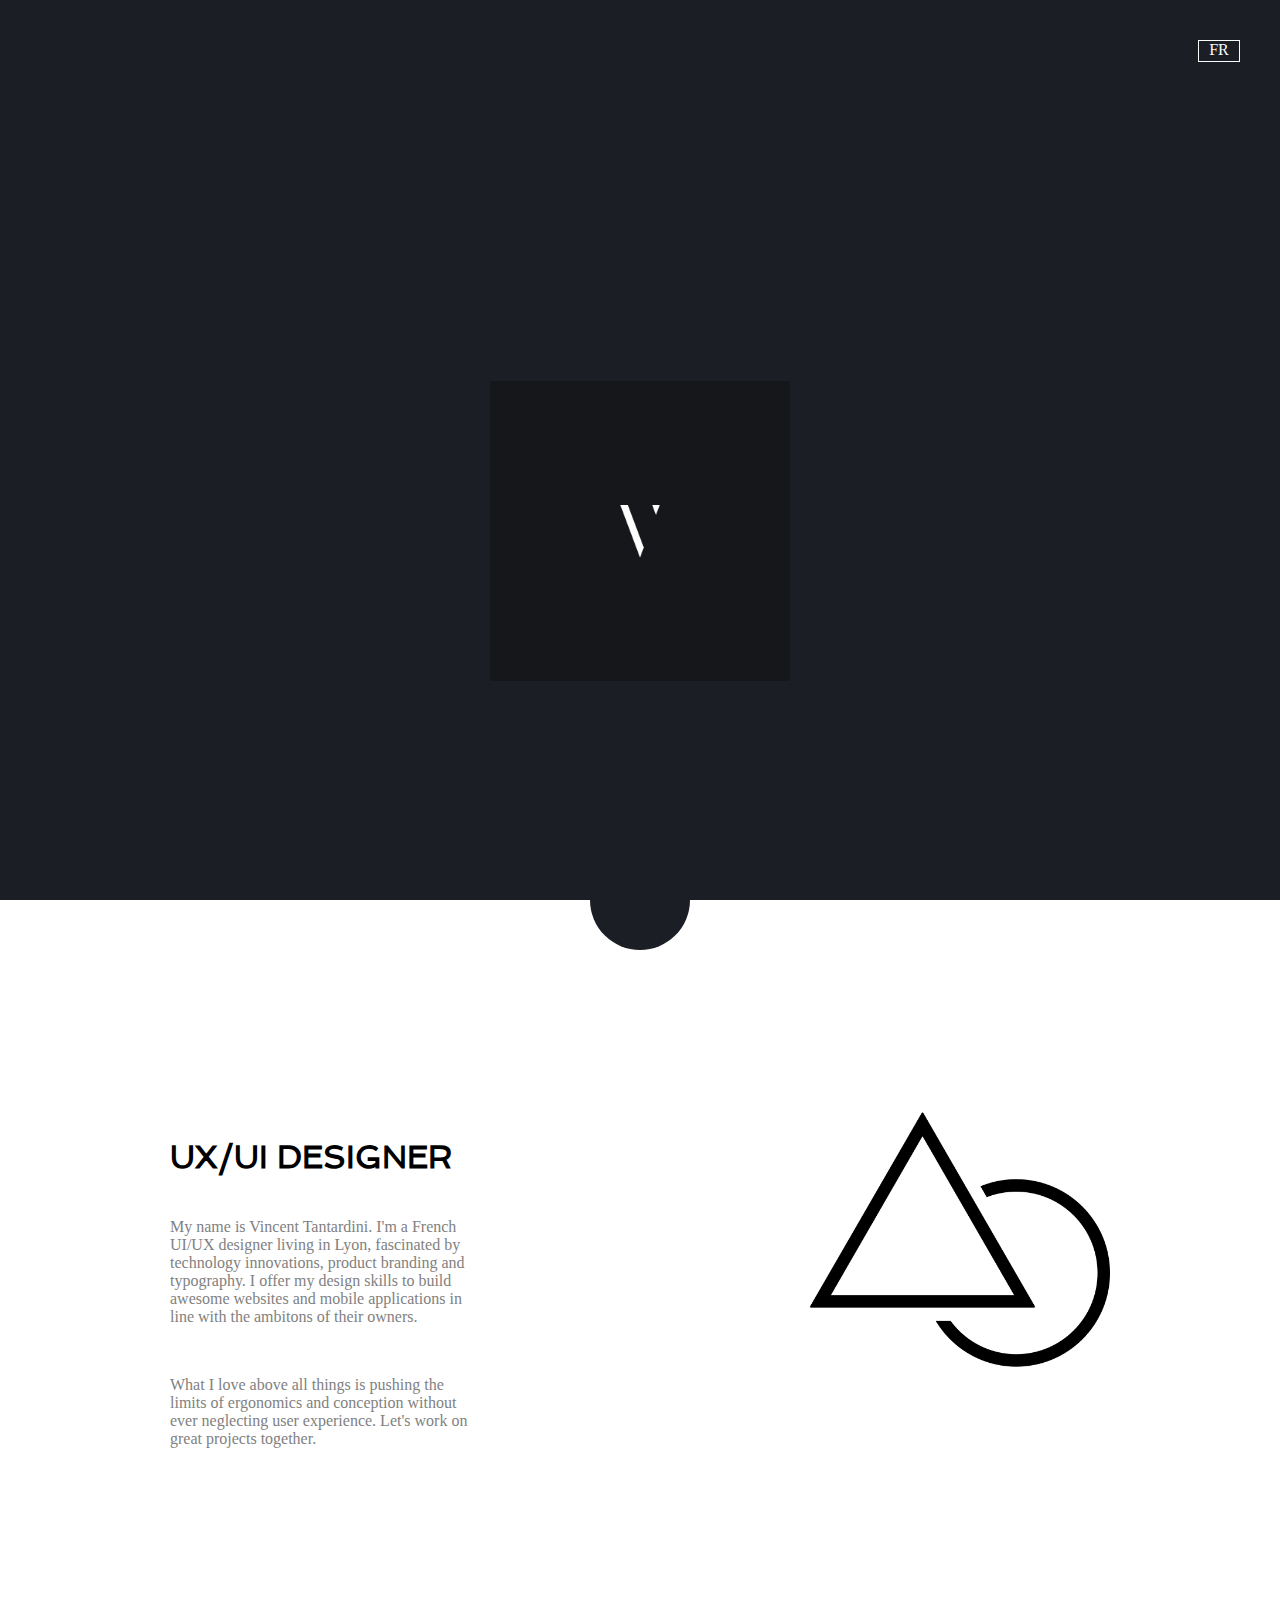
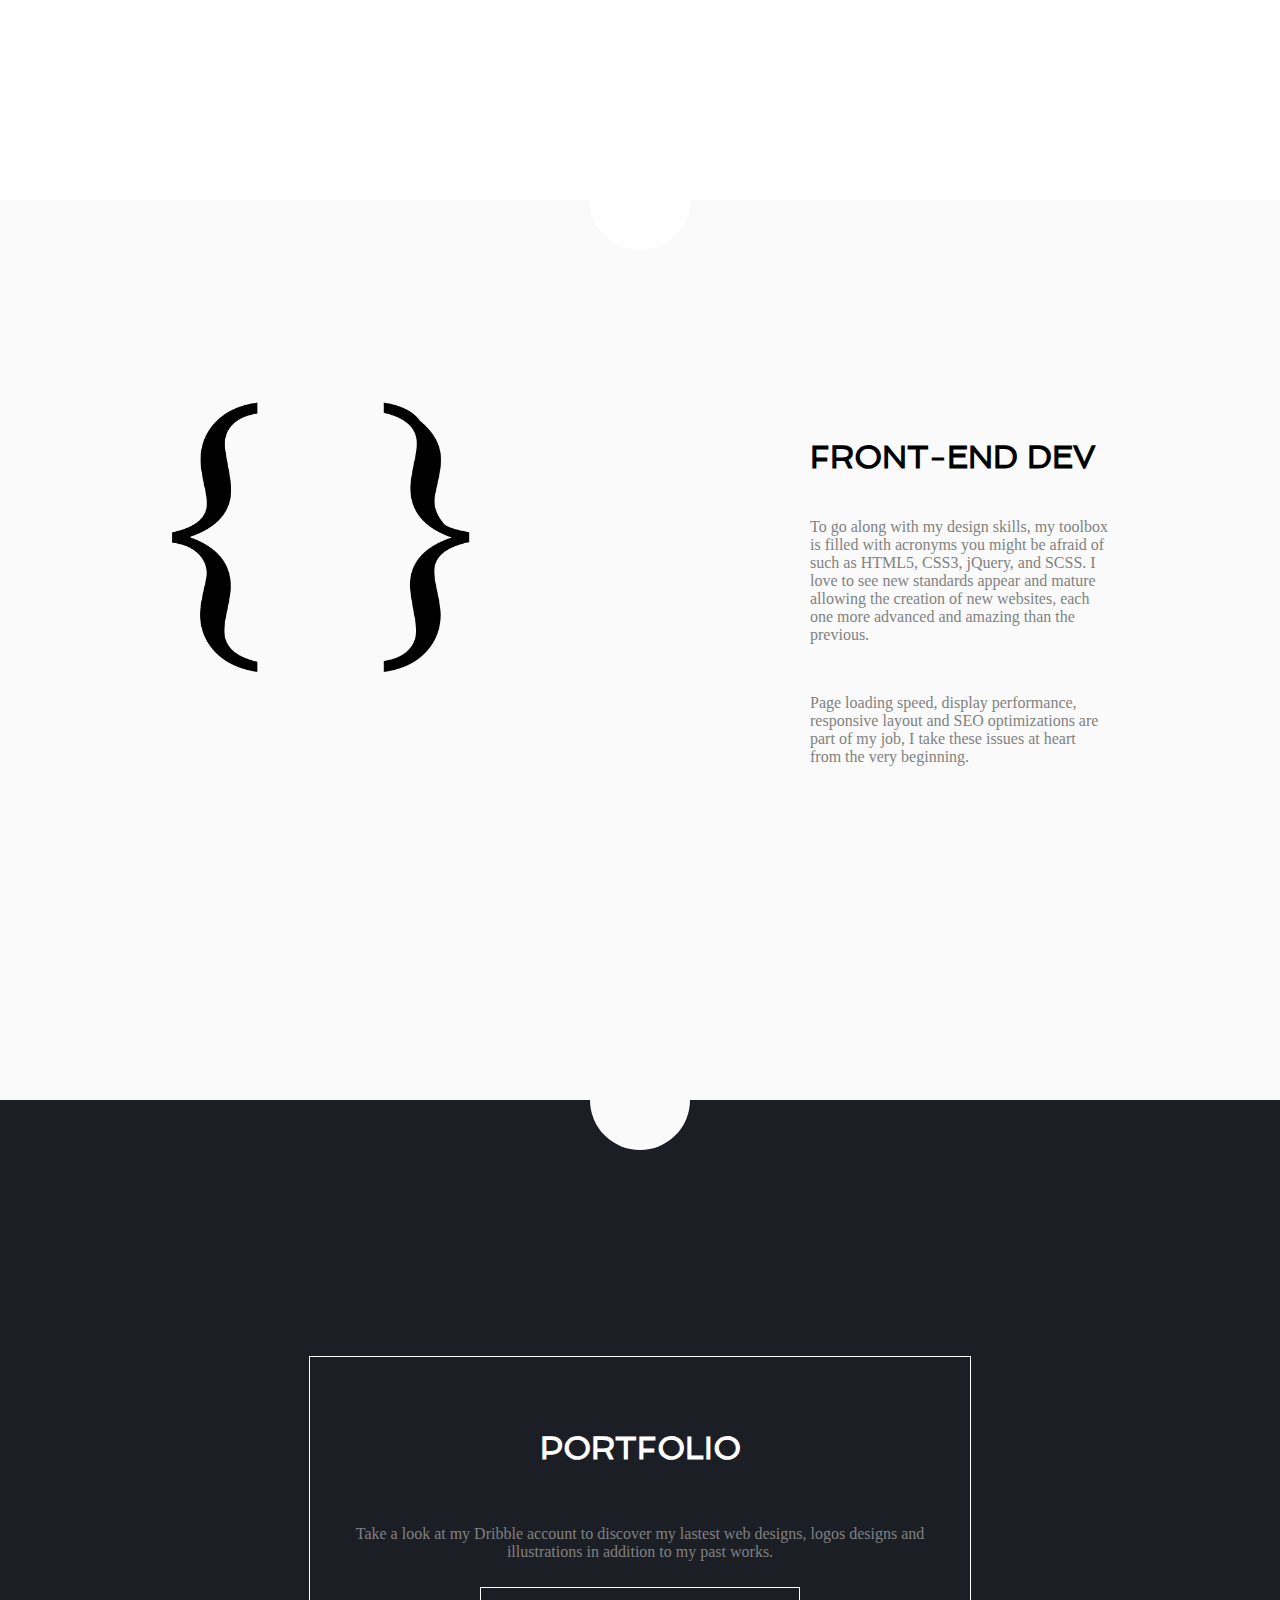
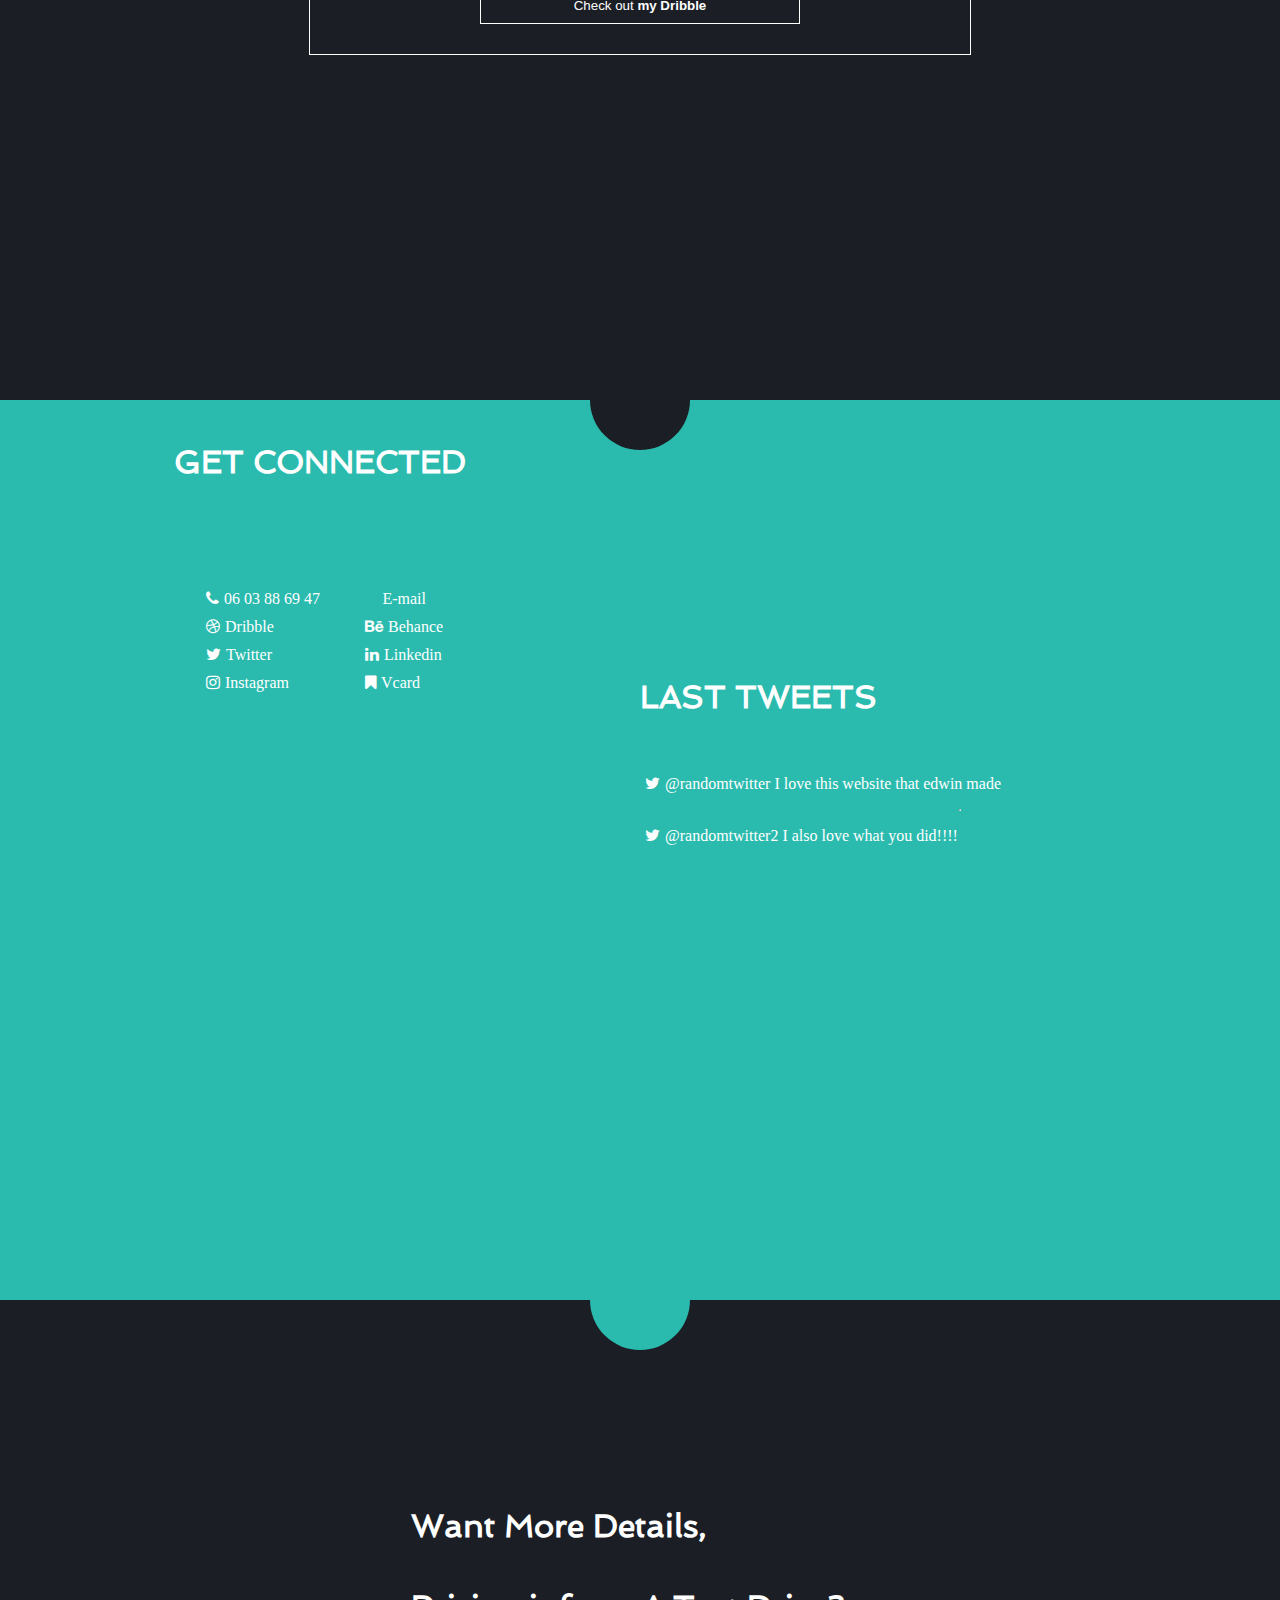
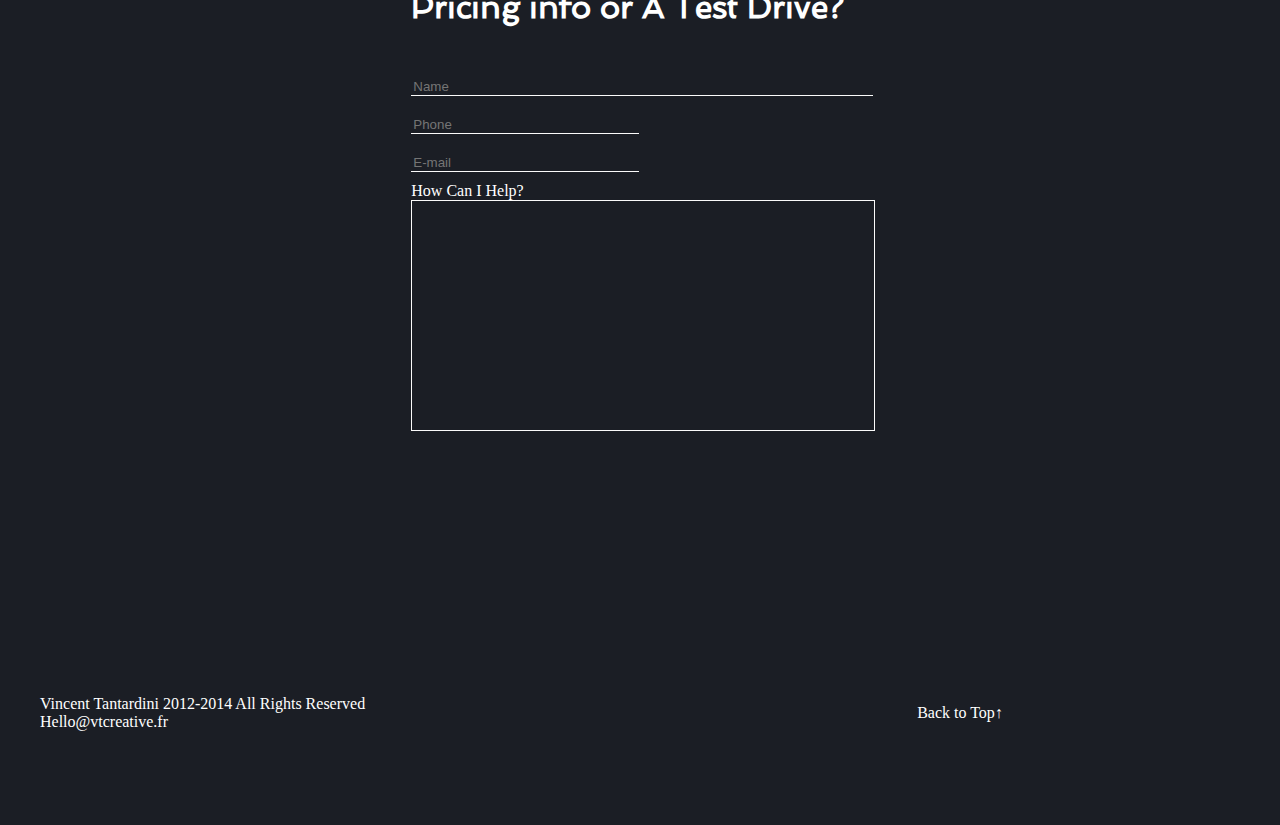
<file: index.html>
<!DOCTYPE html>
<html lang="en">
  <head>
    <meta charset="UTF-8">
    <meta name="viewport" content="width=device-width, initial-scale=1.0">
    <meta http-equiv="X-UA-Compatible" content="ie=edge">
    <title>VCT Design</title>
    <link rel="stylesheet" href="index2.css">
    <link rel="stylesheet" href="https://cdnjs.cloudflare.com/ajax/libs/font-awesome/4.7.0/css/font-awesome.min.css">
    <link href="https://fonts.googleapis.com/css?family=Spinnaker&display=swap" rel="stylesheet">
  </head>
  <body class="container">

    <div class="box-1">
      <div class="lang">FR</div>
      <img src="./vct_logo.png" alt="logo">
      <button class="logo-butt"></button>
    </div>


    <div class="box-2">
      <div class="ux-ui">
        <h4>UX/UI <span>DESIGNER</span></h4>
        <p>My name is Vincent Tantardini. I'm a French UI/UX designer living in Lyon, fascinated by technology innovations, product branding and typography. I offer my design skills to build awesome websites and mobile applications in line with the ambitons of their owners.</p><br>
        <p>What I love above all things is pushing the limits of ergonomics and conception without ever neglecting user experience. Let's work on great projects together.</p>
      </div>
      <img src="./kisspng-triangle.png" alt="triangle-circle">
      <button class="designer-butt"></button>
    </div>

    <div class="box-3">
      <img src="./Curly-Brackets-PNG-Picture.png" alt="curly-bracket">
      <div class="F-E-D">
        <h4>FRONT-END <span>DEV</span></h4>
        <p>To go along with my design skills, my toolbox is filled with acronyms you might be afraid of such as HTML5, CSS3, jQuery, and SCSS. I love to see new standards appear and mature allowing the creation of new websites, each one more advanced and amazing than the previous.</p><br>
        <p>Page loading speed, display performance, responsive layout and SEO optimizations are part of my job, I take these issues at heart from the very beginning.</p>
      </div>
      <button class="dev-butt"></button>
    </div>


    <div class="box-4">
      <div class="portfolio">
        <h4>PORTFOLIO</h4>
        <p>Take a look at my Dribble account to discover my lastest web designs, logos designs and illustrations in addition to my past works.</p>
        <button>Check out <span>my Dribble</span></button>
      </div>
      <button class="portfolio-butt"></button>

    </div>


    <div class="box-5">

      <div class="connected">
        <h4>GET <span>CONNECTED</span></h4>
        <ul class="left">
            <li class="left-li"><i class="fa fa-phone" style=" margin: 0 5px;"></i>06 03 88 69 47</li>
            <li class="left-li"><i class="fa fa-dribbble" style=" margin: 0 5px;"></i>Dribble</li>
            <li class="left-li"><i class="fa fa-twitter" style=" margin: 0 5px;"></i>Twitter</li>
            <li class="left-li"><i class="fa fa-instagram" style=" margin: 0 5px;"></i>Instagram</li>
        </ul>

        <ul class="right">
            <li class="right-li"><i class="far fa-envelope" style=" margin: 0 5px;"></i>E-mail</li>
            <li class="right-li"><i class="fa fa-behance" style=" margin: 0 5px;"></i>Behance</li>
            <li class="right-li"><i class="fa fa-linkedin" style=" margin: 0 5px;"></i>Linkedin</li>
            <li class="right-li"><i class="fa fa-bookmark" style=" margin: 0 5px;"></i>Vcard</li>
        </ul>

      </div>


      <div class="tweets">
        <h4>LAST <span>TWEETS</span></h4>
        <p class="p-tweets"><i class="fa fa-twitter" style=" margin: 0 5px;"></i>@randomtwitter I love this website that edwin made</p>
        <hr>
        <p class="p-tweets"><i class="fa fa-twitter" style=" margin: 0 5px;"></i>@randomtwitter2 I also love what you did!!!!</p>
      </div>

      <button class="connected-butt"></button>

    </div>

    <div class="box-6">
        <form id="form" action="submit" method="GET">
          <h4>Want More Details,</h4>
          <h4><span>Pricing info or A Test Drive?</span></h4>
          <input class="form-input-1" type="text" placeholder="Name">
          
          <div>
            <input class="form-input-2" type="tel" placeholder="Phone">
            <input class="form-input-2" type="email" placeholder="E-mail">
          </div>

          <label class="form" for="form-input">How Can I Help?</label>
          <textarea id="form-input" cols="40" rows="15"></textarea>
        </form>
    </div>

    <div class="box-7">
        <ul class="bottom-left">
            <li>Vincent Tantardini 2012-2014 All Rights Reserved</li>
            <li>Hello@vtcreative.fr</li>
        </ul>
        <a href="#" class="bottom-right">Back to Top&#x2191;</a>
    </div>
    
  </body>
</html>
</file>
<file: index2.css>
/* Global Styles */
 img {
   height: 300px;
   width: 300px;
   background-blend-mode: inherit;
 }
button {
  border-color: transparent;
}
h4 {
  font-family: 'Spinnaker', sans-serif;
  font-size: 2rem;
}

span {
  font-weight: 900;
}

p {
  color: #818181;
}

.container{
  display: grid;
  grid-template-rows: 1fr;
  background-color: #1B1E25;
  margin: auto;
  
}

.box-1 { 
  background-color: #1B1E25;
  height: 100vh;
  display: grid;
  grid-template-rows: 1fr 3fr; 
 }
.box-2 { 
  background-color: #FFFFFF;
  height: 100vh;
  display: grid;
  grid-template-columns: 1fr 1fr;
  place-items: center;
}
.box-3 { 
  background-color: #FAFAFA;
  height: 100vh; 
  display: grid;
  grid-template-columns: 1fr 1fr;
}
.box-4 { 
  background-color: #1B1E25;
  height: 100vh; 
}
.box-5 { 
  background-color: #2BBBAE;
  height: 100vh; 
  display: grid;
  grid-template-columns: 1fr 1fr;
}
.box-6 { 
  background-color: #1B1E25;
  height: 100vh; 
}
.box-7 { 
  background-color: #1B1E25;
  height: 25vh; 
  display: grid;
  grid-template-columns: 1fr 1fr;
}

/* Each section */

/* First box */

.lang {
  grid-row: 1;
  color: #FAFAFA;
  border: 1px solid #FAFAFA;
  text-align: center;
  height: 20px;
  width: 40px;
  justify-self: end;
  align-self: start;
  margin-top: 40px;
  margin-right: 40px;
}

.box-1 > img {
  grid-row: 2;
  align-self: center;
  justify-self: center;
}

.logo-butt {
  background-color: #1B1E25;
  height: 100px;
  width: 100px;
  justify-self: center;
  margin-bottom: -50px;
  z-index: 1;
  border-radius: 50%;
}


/* Second Box */

.ux-ui {
  grid-column: 1;
  justify-self: center;
  align-self: center;
  background-color: #FFFFFF;
  text-align: left;
  padding: 115px;
  height: 300px;
  width: 300px; 
}

.box-2  > img {
  grid-column: 2;
  justify-self: center;
  align-self: center;
  background-color: #FFFFFF; 
}

.designer-butt {
  grid-column: 1 / span 2;
  background-color: #FFFFFF;
  height: 100px;
  width: 100px;
  border-radius: 50%;
  margin-bottom: -50px;
  z-index: 1;
  justify-self: center;
  align-self: end;
}

/* Third Box */

.box-3 > img {
  grid-column: 1;
  justify-self: center;
  align-self: center;
}

.F-E-D {
  grid-column: 2;
  justify-self: center;
  align-self: center;
  text-align: left;
  padding: 115px;
  height: 300px;
  width: 300px;
}

.dev-butt {
  grid-column: 1 / span 2;
  background-color: #FAFAFA;
  height: 100px;
  width: 100px;
  border-radius: 50%;
  margin-bottom: -50px;
  z-index: 1;
  justify-self: center;
  align-self: end;
}

/* Fourth Box */

.box-4{
  display: grid;
  place-items: center;
}
.portfolio {
  display: grid;
  text-align: center;
  border: 1px solid #FFFFFF;
  color: #FFFFFF;
  width: 50%;
  height: 50%;
  padding: 10px;
  place-content: center;
  align-self: end;
}

.portfolio > button {
  background-color: #1B1E25;
  color: #FFFFFF;
  border: 1px solid #FFFFFF;
  padding: 10px;
  width: 50%;
  margin-top: 10px;
  justify-self: center;
}

.portfolio-butt {
  height: 100px;
  width: 100px;
  border-radius: 50%;
  background-color: #1B1E25;
  align-self: end;
  z-index: 1;
  margin-bottom: -50px;
}


/* Fifth Box */

.box-5 {
  display: grid;
  grid-template-columns: 1fr 1fr;
  /* place-content: center; */
  color: #FFFFFF;
}

.connected {
  display: grid;
  grid-template-columns: 1fr 1fr;
  grid-template-rows: 1fr 3fr;
  text-align: center;
  justify-content: center;
}

.connected > h4 {
  grid-row: 1;
  grid-column: 1 /  span 2;
  justify-self: center;
}


.left {
  grid-column: 1;
  list-style: none;
  justify-self: end;
}

.left-li {
  text-align: left;
  margin-bottom: 10px;
}

.right {
  grid-column: 2;
  list-style: none;
  text-align: left;
}

.right-li {
  margin-bottom: 10px;
}
.tweets {
  display: grid;
  align-self: center;
}
hr {
  margin: auto;
}

.p-tweets {
  color: #FFFFFF;
}

.connected-butt {
  grid-column: 1 / span 2;
  height: 100px;
  width: 100px;
  border-radius: 50%;
  background-color: #2BBBAE;
  justify-self: center;
  z-index: 1;
  margin: -50px;
  align-self: end;
}

/* Sixth Box */

.box-6 {
  display: grid;
  place-content: center;
  color: #FFFFFF;
}

.form-input-1 {
  width: 100%;
}

.form-input-2 {
  width: 49%;
}

input {
  background-color: #1B1E25;
  border-bottom: 1px solid #FBFBFB;
  outline: none;
  border-top-style: none;
  border-left-style: none;
  border-right-style: none;
  margin: 10px auto;
}

textarea {
  background-color: #1B1E25;
  color: #FBFBFB;
  border: 1px solid #FBFBFB;
  width: 100%;
  resize: none;
}


/* Last Box !!!! */

.box-7 {
  display: grid;
  grid-template-columns: 1fr 1fr;
  place-content: center;
  color: #FFFFFF;
}

.bottom-left {
  grid-column: 1;
  list-style: none;
}

.bottom-right {
  grid-column: 2;
  color: #FFFFFF;
  justify-self: center;
  text-decoration: none;
  align-self: center;
}
</file>
